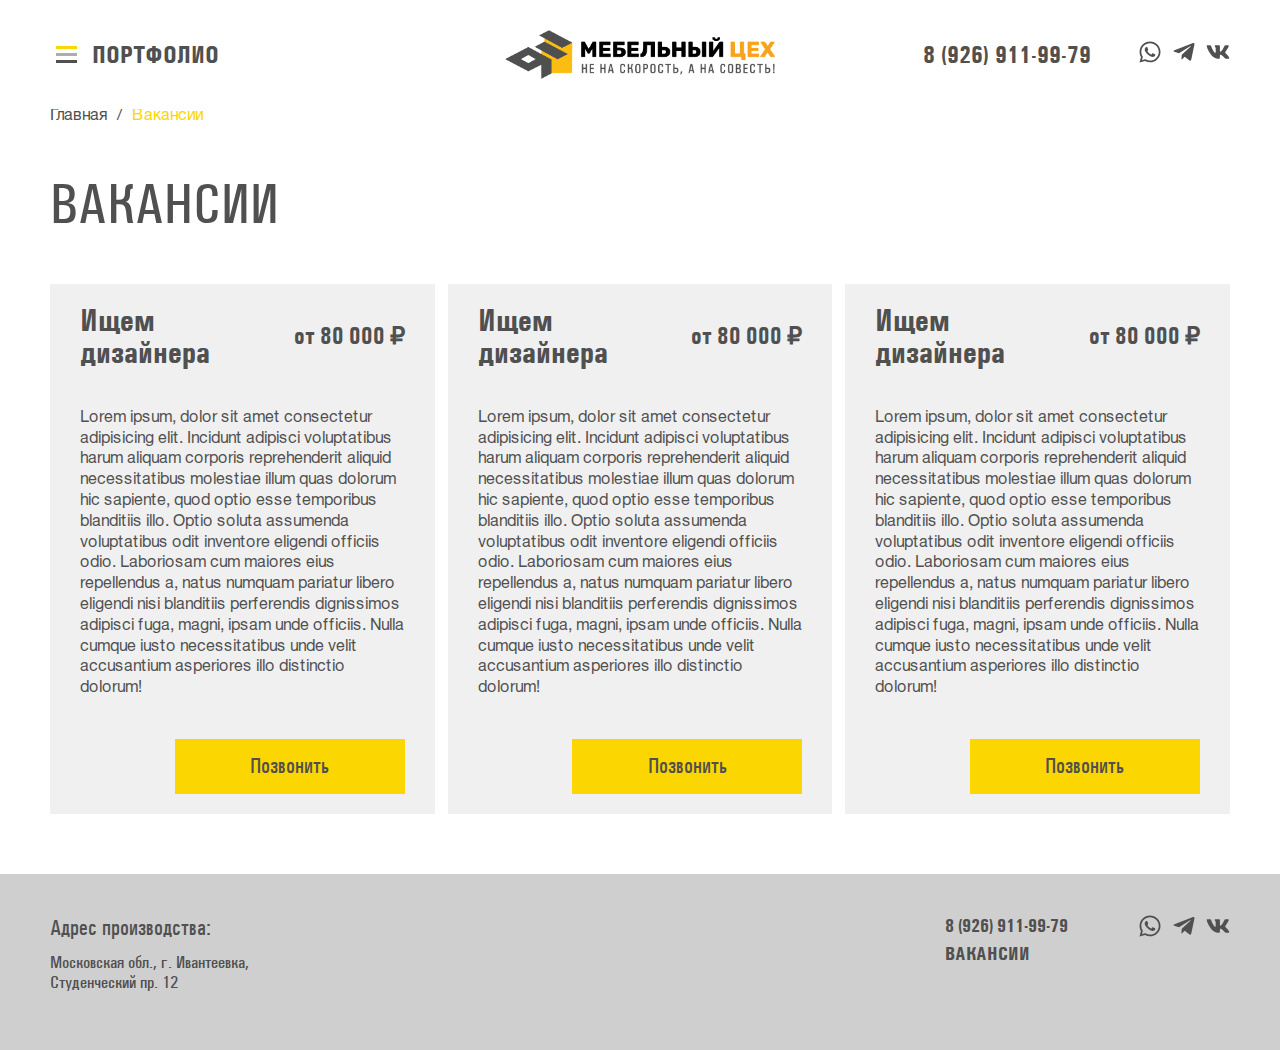
<file: jobs.html>
<!doctype html>
<html lang="ru">
<head>
    <meta charset="UTF-8">
    <meta name="viewport" content="width=device-width, initial-scale=1">
    <title>Document</title>
    <link rel="stylesheet" href="./assets/css/fonts.css">
    <link rel="stylesheet" href="./assets/css/index.css">
</head>
<body>
<div class="topbar">
    <div class="container topbar__inner">
        <div class="topbar__left">
            <div class="topbar__menu">
                <button class="hamburger">
                <span class="hamburger__icon">
                    <span class="hamburger__line"></span>
                    <span class="hamburger__line"></span>
                    <span class="hamburger__line"></span>
                </span>
                    <span class="hamburger__text">Портфолио</span>
                </button>
                <nav class="navigation topbar__navigation">
                    <a href="./portfolio-category.html" class="navigation__link">Кухни</a>
                    <a href="./portfolio-category.html" class="navigation__link">Шкафы</a>
                    <a href="./portfolio-category.html" class="navigation__link">Гардеробные</a>
                    <a href="./portfolio-category.html" class="navigation__link">Тумбы, консоли</a>
                    <a href="./portfolio-category.html" class="navigation__link">Детские</a>
                    <a href="./portfolio-category.html" class="navigation__link">Прихожие</a>
                    <a href="./portfolio-category.html" class="navigation__link">Бизнес мебель</a>
                    <a href="./portfolio-category.html" class="navigation__link">Перегородки</a>
                    <a href="./portfolio-category.html" class="navigation__link">Работа с камнем</a>
                    <a href="./designer.html" class="navigation__link">Дизайнерам</a>
                </nav>
            </div>
        </div>
        <div class="topbar__center">
            <a href="./" class="topbar__logo logo">
                <img src="./assets/images/logo.png" alt="" class="logo__image">
            </a>
        </div>
        <div class="topbar__right">
            <a href="tel:+79269119979" class="topbar__phone">8 (926) 911-99-79</a>
            <a href="tel:+79269119979" class="topbar__phone topbar__phone_mobile">
                <svg viewBox="0 0 25 25" fill="none" xmlns="http://www.w3.org/2000/svg">
                    <g clip-path="url(#clip0_12_2)">
                        <path d="M24.0918 1.20118L19.0137 0.0293061C18.4619 -0.097647 17.8955 0.190439 17.6709 0.708017L15.3272 6.17677C15.1221 6.65528 15.2588 7.21681 15.6641 7.54395L18.6231 9.96583C16.8653 13.7109 13.794 16.8262 9.97072 18.6182L7.54885 15.6592C7.21682 15.2539 6.66018 15.1172 6.18166 15.3223L0.712911 17.666C0.19045 17.8955 -0.0976359 18.4619 0.0293172 19.0137L1.20119 24.0918C1.32326 24.6191 1.79201 25 2.34377 25C14.8487 25 25 14.8682 25 2.34376C25 1.79688 24.624 1.32325 24.0918 1.20118Z" fill="black"/>
                    </g>
                    <defs>
                        <clipPath id="clip0_12_2">
                        <rect width="25" height="25" fill="white"/>
                    </clipPath>
                    </defs>
                </svg>
            </a>
            <div class="social-media topbar__social-media">
                <a href="#" class="social-media__link">
                    <svg class="social-media__icon" xmlns="http://www.w3.org/2000/svg" viewBox="0 0 25 25" fill="none">
                        <path d="M20.1611 4.74121C18.1152 2.69043 15.3906 1.5625 12.4951 1.5625C6.51855 1.5625 1.65527 6.42578 1.65527 12.4023C1.65527 14.3115 2.15332 16.1768 3.10059 17.8223L1.5625 23.4375L7.30957 21.9287C8.8916 22.793 10.6738 23.2471 12.4902 23.2471H12.4951C18.4668 23.2471 23.4375 18.3838 23.4375 12.4072C23.4375 9.51172 22.207 6.79199 20.1611 4.74121ZM12.4951 21.4209C10.874 21.4209 9.28711 20.9863 7.90527 20.166L7.57812 19.9707L4.16992 20.8643L5.07812 17.5391L4.86328 17.1973C3.95996 15.7617 3.48633 14.1064 3.48633 12.4023C3.48633 7.43652 7.5293 3.39355 12.5 3.39355C14.9072 3.39355 17.168 4.33105 18.8672 6.03516C20.5664 7.73926 21.6113 10 21.6064 12.4072C21.6064 17.3779 17.4609 21.4209 12.4951 21.4209ZM17.4365 14.6729C17.168 14.5361 15.835 13.8818 15.5859 13.7939C15.3369 13.7012 15.1563 13.6572 14.9756 13.9307C14.7949 14.2041 14.2773 14.8096 14.1162 14.9951C13.96 15.1758 13.7988 15.2002 13.5303 15.0635C11.9385 14.2676 10.8936 13.6426 9.84375 11.8408C9.56543 11.3623 10.1221 11.3965 10.6396 10.3613C10.7275 10.1807 10.6836 10.0244 10.6152 9.8877C10.5469 9.75098 10.0049 8.41797 9.78027 7.87598C9.56055 7.34863 9.33594 7.42188 9.16992 7.41211C9.01367 7.40234 8.83301 7.40234 8.65234 7.40234C8.47168 7.40234 8.17871 7.4707 7.92969 7.73926C7.68066 8.0127 6.98242 8.66699 6.98242 10C6.98242 11.333 7.9541 12.6221 8.08594 12.8027C8.22266 12.9834 9.99512 15.7178 12.7148 16.8945C14.4336 17.6367 15.1074 17.7002 15.9668 17.5732C16.4893 17.4951 17.5684 16.9189 17.793 16.2842C18.0176 15.6494 18.0176 15.1074 17.9492 14.9951C17.8857 14.873 17.7051 14.8047 17.4365 14.6729Z"
                              fill="#505050"/>
                    </svg>
                </a>
                <a href="#" class="social-media__link">
                    <svg class="social-media__icon" xmlns="http://www.w3.org/2000/svg" viewBox="0 0 25 25" fill="none">
                        <path d="M23.3742 4.81448L20.0734 20.3809C19.8244 21.4795 19.175 21.753 18.2521 21.2354L13.2228 17.5293L10.7961 19.8633C10.5275 20.1319 10.3029 20.3565 9.78534 20.3565L10.1467 15.2344L19.468 6.81155C19.8732 6.45022 19.3801 6.25003 18.8381 6.61136L7.31463 13.8672L2.35369 12.3145C1.27459 11.9776 1.25506 11.2354 2.5783 10.7178L21.9826 3.24222C22.881 2.9053 23.6672 3.44241 23.3742 4.81448Z"
                              fill="#505050"/>
                    </svg>
                </a>
                <a href="#" class="social-media__link">
                    <svg class="social-media__icon" xmlns="http://www.w3.org/2000/svg" viewBox="0 0 25 25" fill="none">
                        <path d="M23.6548 6.49738C23.8154 5.95485 23.6548 5.55554 22.8823 5.55554H20.3258C19.6748 5.55554 19.3753 5.89842 19.2147 6.28037C19.2147 6.28037 17.9127 9.45311 16.0724 11.5104C15.4778 12.105 15.2043 12.296 14.8788 12.296C14.7182 12.296 14.4708 12.105 14.4708 11.5625V6.49738C14.4708 5.84634 14.2885 5.55554 13.7503 5.55554H9.73123C9.32324 5.55554 9.08019 5.85936 9.08019 6.14148C9.08019 6.7578 10.0003 6.90103 10.0958 8.63714V12.4045C10.0958 13.2292 9.94824 13.3811 9.62272 13.3811C8.75467 13.3811 6.64529 10.1953 5.39529 6.54947C5.14355 5.842 4.89616 5.55554 4.24078 5.55554H1.68435C0.955187 5.55554 0.807617 5.89842 0.807617 6.28037C0.807617 6.95745 1.67567 10.3212 4.84842 14.7656C6.96213 17.7995 9.93956 19.4444 12.6479 19.4444C14.2755 19.4444 14.4752 19.0798 14.4752 18.4505C14.4752 15.5512 14.3276 15.2778 15.1436 15.2778C15.5212 15.2778 16.1722 15.4687 17.6913 16.9314C19.4274 18.6675 19.7139 19.4444 20.6861 19.4444H23.2425C23.9717 19.4444 24.3406 19.0798 24.1279 18.3594C23.6418 16.8446 20.3562 13.7283 20.2087 13.52C19.8311 13.0338 19.9396 12.8168 20.2087 12.3828C20.213 12.3785 23.3337 7.9861 23.6548 6.49738Z"
                              fill="#505050"/>
                    </svg>
                </a>
            </div>
        </div>
    </div>
</div>
<div class="page">
  <div class="page__content">
    <div class="container">
      <div class="breadcrumbs">
        <a href="./" class="breadcrumbs__link">Главная</a>
        <div class="breadcrumbs__sep">/</div>
        <p class="breadcrumbs__current">Вакансии</p>
        
      </div>
    </div>
    <section class="section">
      <div class="container section__inner">
        <h1 class="text-uppercase section__title text-big">Вакансии</h1>
      </div>
    </section>
    <section class="section">
        <div class="container section__inner">
            <div class="grid grid--job">
                <div class="grid__row">
                    <div class="grid__col grid__col--4">
                        <div class="job">
                            <div class="job__header">
                                <h2 class="job__title">Ищем дизайнера</h2>
                                <p class="job__coast">от <span>80 000 ₽</span></p>
                            </div>
                            <p class="job__description">
                                Lorem ipsum, dolor sit amet consectetur adipisicing elit. Incidunt adipisci voluptatibus harum aliquam corporis reprehenderit aliquid necessitatibus molestiae illum quas dolorum hic sapiente, quod optio esse temporibus blanditiis illo. Optio soluta assumenda voluptatibus odit inventore eligendi officiis odio. Laboriosam cum maiores eius repellendus a, natus numquam pariatur libero eligendi nisi blanditiis perferendis dignissimos adipisci fuga, magni, ipsam unde officiis. Nulla cumque iusto necessitatibus unde velit accusantium asperiores illo distinctio dolorum!
                            </p>
                            <div class="job__action">
                                <a href="tel:+79269119979" class="job__button">Позвонить</a>
                            </div>
                        </div>
                    </div>
                    <div class="grid__col grid__col--4">
                        <div class="job">
                            <div class="job__header">
                                <h2 class="job__title">Ищем дизайнера</h2>
                                <p class="job__coast">от <span>80 000 ₽</span></p>
                            </div>
                            <p class="job__description">
                                Lorem ipsum, dolor sit amet consectetur adipisicing elit. Incidunt adipisci voluptatibus harum aliquam corporis reprehenderit aliquid necessitatibus molestiae illum quas dolorum hic sapiente, quod optio esse temporibus blanditiis illo. Optio soluta assumenda voluptatibus odit inventore eligendi officiis odio. Laboriosam cum maiores eius repellendus a, natus numquam pariatur libero eligendi nisi blanditiis perferendis dignissimos adipisci fuga, magni, ipsam unde officiis. Nulla cumque iusto necessitatibus unde velit accusantium asperiores illo distinctio dolorum!
                            </p>
                            <div class="job__action">
                                <a href="tel:+79269119979" class="job__button">Позвонить</a>
                            </div>
                        </div>
                    </div>
                    <div class="grid__col grid__col--4">
                        <div class="job">
                            <div class="job__header">
                                <h2 class="job__title">Ищем дизайнера</h2>
                                <p class="job__coast">от <span>80 000 ₽</span></p>
                            </div>
                            <p class="job__description">
                                Lorem ipsum, dolor sit amet consectetur adipisicing elit. Incidunt adipisci voluptatibus harum aliquam corporis reprehenderit aliquid necessitatibus molestiae illum quas dolorum hic sapiente, quod optio esse temporibus blanditiis illo. Optio soluta assumenda voluptatibus odit inventore eligendi officiis odio. Laboriosam cum maiores eius repellendus a, natus numquam pariatur libero eligendi nisi blanditiis perferendis dignissimos adipisci fuga, magni, ipsam unde officiis. Nulla cumque iusto necessitatibus unde velit accusantium asperiores illo distinctio dolorum!
                            </p>
                            <div class="job__action">
                                <a href="tel:+79269119979" class="job__button">Позвонить</a>
                            </div>
                        </div>
                    </div>
                </div>
            </div>
        </div>
    </section>
  </div>
  
  <footer class="footer">
      <div class="container footer__inner">
          <div class="footer__left">
              <div class="info-box footer__info-box">
                  <p class="info-box__title">Адрес производства:</p>
                  <address class="info-box__content">
                      <p class="info-box__text">
                          Московская обл., г. Ивантеевка,
                          <br> Студенческий пр. 12
                      </p>
                  </address>
              </div>
          </div>
          <div class="footer__right">
              <nav class="footer__nav">
                  <a href="tel:+79269119979" class="footer__link footer__link_phone">8 (926) 911-99-79</a>
                  <a href="./jobs.html" class="footer__link">Вакансии</a>
              </nav>
              <div class="footer__social-media social-media">
                  <a href="#" class="social-media__link">
                      <svg class="social-media__icon" xmlns="http://www.w3.org/2000/svg" viewBox="0 0 25 25" fill="none">
                          <path d="M20.1611 4.74121C18.1152 2.69043 15.3906 1.5625 12.4951 1.5625C6.51855 1.5625 1.65527 6.42578 1.65527 12.4023C1.65527 14.3115 2.15332 16.1768 3.10059 17.8223L1.5625 23.4375L7.30957 21.9287C8.8916 22.793 10.6738 23.2471 12.4902 23.2471H12.4951C18.4668 23.2471 23.4375 18.3838 23.4375 12.4072C23.4375 9.51172 22.207 6.79199 20.1611 4.74121ZM12.4951 21.4209C10.874 21.4209 9.28711 20.9863 7.90527 20.166L7.57812 19.9707L4.16992 20.8643L5.07812 17.5391L4.86328 17.1973C3.95996 15.7617 3.48633 14.1064 3.48633 12.4023C3.48633 7.43652 7.5293 3.39355 12.5 3.39355C14.9072 3.39355 17.168 4.33105 18.8672 6.03516C20.5664 7.73926 21.6113 10 21.6064 12.4072C21.6064 17.3779 17.4609 21.4209 12.4951 21.4209ZM17.4365 14.6729C17.168 14.5361 15.835 13.8818 15.5859 13.7939C15.3369 13.7012 15.1563 13.6572 14.9756 13.9307C14.7949 14.2041 14.2773 14.8096 14.1162 14.9951C13.96 15.1758 13.7988 15.2002 13.5303 15.0635C11.9385 14.2676 10.8936 13.6426 9.84375 11.8408C9.56543 11.3623 10.1221 11.3965 10.6396 10.3613C10.7275 10.1807 10.6836 10.0244 10.6152 9.8877C10.5469 9.75098 10.0049 8.41797 9.78027 7.87598C9.56055 7.34863 9.33594 7.42188 9.16992 7.41211C9.01367 7.40234 8.83301 7.40234 8.65234 7.40234C8.47168 7.40234 8.17871 7.4707 7.92969 7.73926C7.68066 8.0127 6.98242 8.66699 6.98242 10C6.98242 11.333 7.9541 12.6221 8.08594 12.8027C8.22266 12.9834 9.99512 15.7178 12.7148 16.8945C14.4336 17.6367 15.1074 17.7002 15.9668 17.5732C16.4893 17.4951 17.5684 16.9189 17.793 16.2842C18.0176 15.6494 18.0176 15.1074 17.9492 14.9951C17.8857 14.873 17.7051 14.8047 17.4365 14.6729Z"
                                fill="#505050"/>
                      </svg>
                  </a>
                  <a href="#" class="social-media__link">
                      <svg class="social-media__icon" xmlns="http://www.w3.org/2000/svg" viewBox="0 0 25 25" fill="none">
                          <path d="M23.3742 4.81448L20.0734 20.3809C19.8244 21.4795 19.175 21.753 18.2521 21.2354L13.2228 17.5293L10.7961 19.8633C10.5275 20.1319 10.3029 20.3565 9.78534 20.3565L10.1467 15.2344L19.468 6.81155C19.8732 6.45022 19.3801 6.25003 18.8381 6.61136L7.31463 13.8672L2.35369 12.3145C1.27459 11.9776 1.25506 11.2354 2.5783 10.7178L21.9826 3.24222C22.881 2.9053 23.6672 3.44241 23.3742 4.81448Z"
                                fill="#505050"/>
                      </svg>
                  </a>
                  <a href="#" class="social-media__link">
                      <svg class="social-media__icon" xmlns="http://www.w3.org/2000/svg" viewBox="0 0 25 25" fill="none">
                          <path d="M23.6548 6.49738C23.8154 5.95485 23.6548 5.55554 22.8823 5.55554H20.3258C19.6748 5.55554 19.3753 5.89842 19.2147 6.28037C19.2147 6.28037 17.9127 9.45311 16.0724 11.5104C15.4778 12.105 15.2043 12.296 14.8788 12.296C14.7182 12.296 14.4708 12.105 14.4708 11.5625V6.49738C14.4708 5.84634 14.2885 5.55554 13.7503 5.55554H9.73123C9.32324 5.55554 9.08019 5.85936 9.08019 6.14148C9.08019 6.7578 10.0003 6.90103 10.0958 8.63714V12.4045C10.0958 13.2292 9.94824 13.3811 9.62272 13.3811C8.75467 13.3811 6.64529 10.1953 5.39529 6.54947C5.14355 5.842 4.89616 5.55554 4.24078 5.55554H1.68435C0.955187 5.55554 0.807617 5.89842 0.807617 6.28037C0.807617 6.95745 1.67567 10.3212 4.84842 14.7656C6.96213 17.7995 9.93956 19.4444 12.6479 19.4444C14.2755 19.4444 14.4752 19.0798 14.4752 18.4505C14.4752 15.5512 14.3276 15.2778 15.1436 15.2778C15.5212 15.2778 16.1722 15.4687 17.6913 16.9314C19.4274 18.6675 19.7139 19.4444 20.6861 19.4444H23.2425C23.9717 19.4444 24.3406 19.0798 24.1279 18.3594C23.6418 16.8446 20.3562 13.7283 20.2087 13.52C19.8311 13.0338 19.9396 12.8168 20.2087 12.3828C20.213 12.3785 23.3337 7.9861 23.6548 6.49738Z"
                                fill="#505050"/>
                      </svg>
                  </a>
              </div>
          </div>
      </div>
  </footer>
</div>

<script src="https://api-maps.yandex.ru/2.1/?apikey=433e38b1-b19e-477b-8d5f-f50135a3eae0&lang=ru_RU"></script>
<script src="./assets/scripts/index.js"></script>

</body>
</html>
</file>
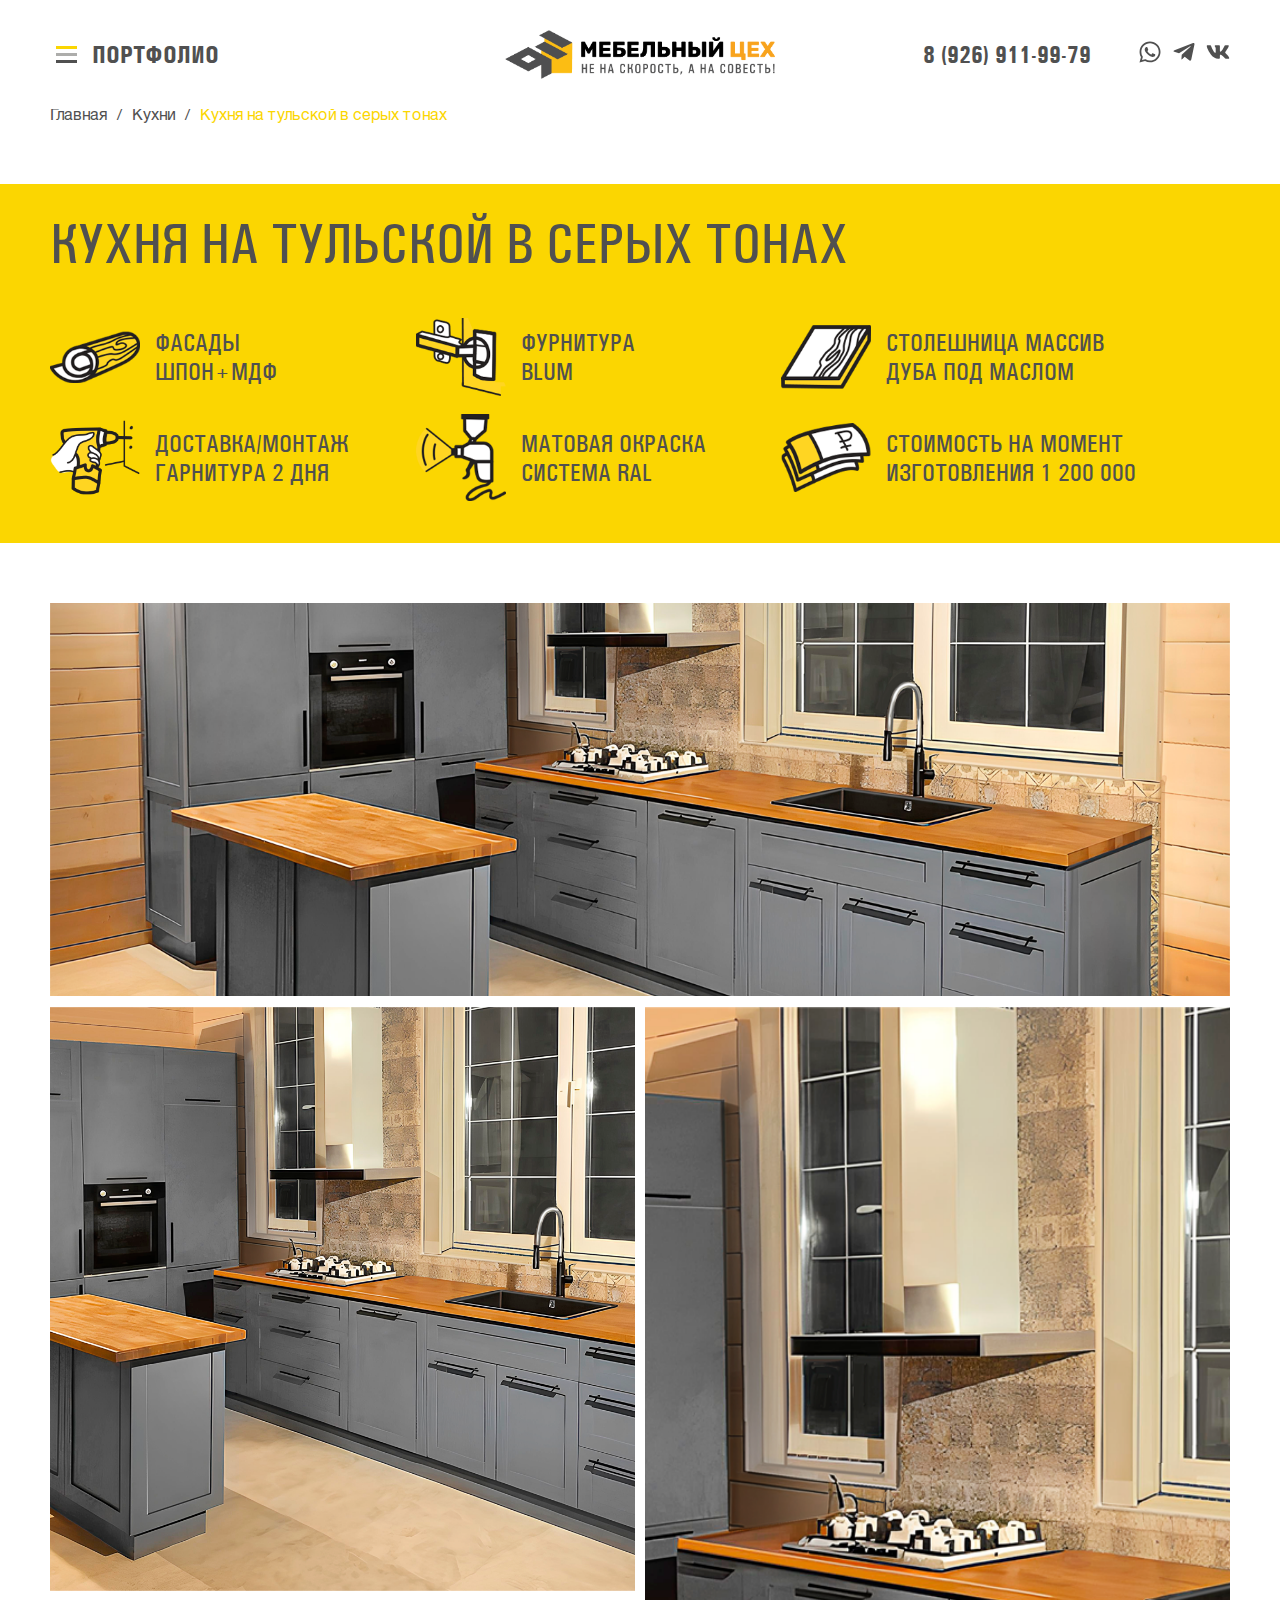
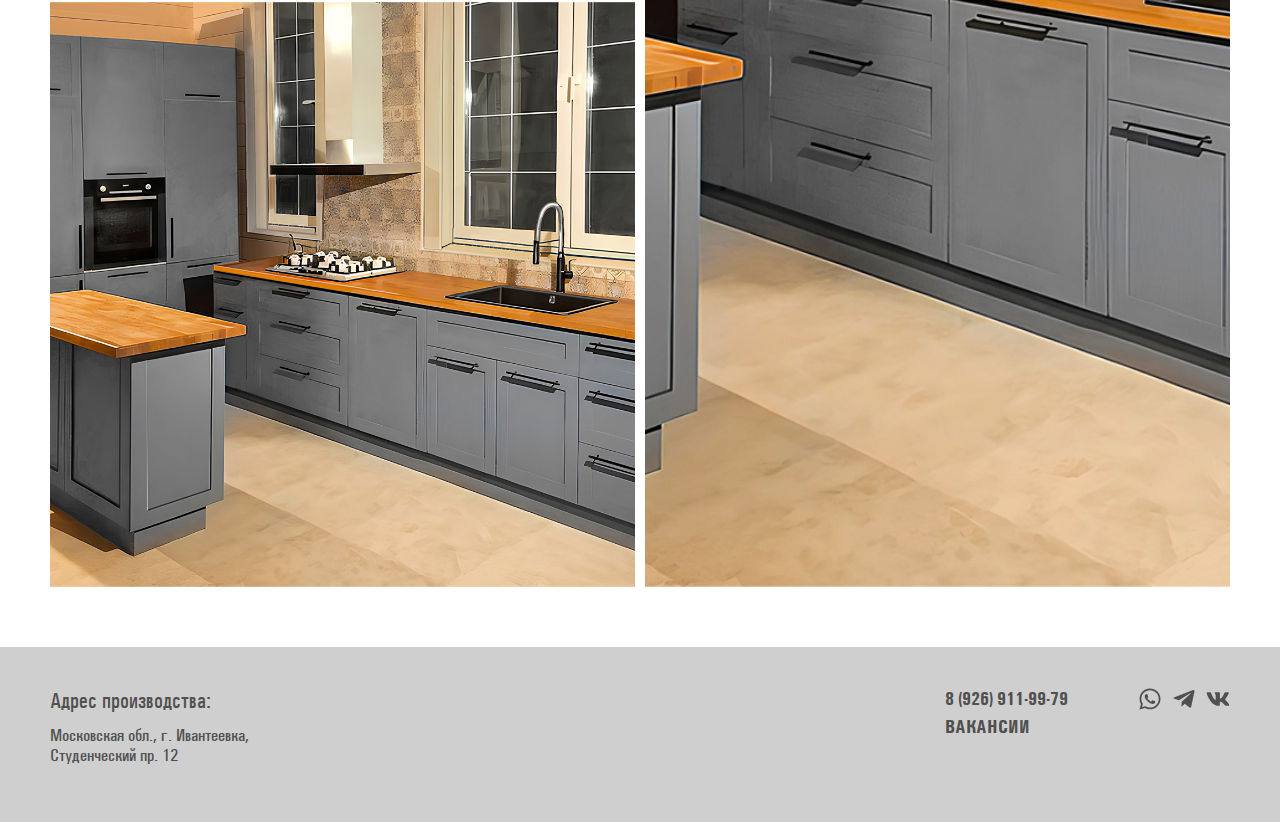
<file: portfolio-item.html>
<!DOCTYPE html>
<html lang="ru">
  <head>
    <meta charset="UTF-8" />
    <meta name="viewport" content="width=device-width, initial-scale=1" />
    <title>Document</title>
    <script src="https://cdn.jsdelivr.net/npm/@fancyapps/ui@5.0/dist/fancybox/fancybox.umd.js"></script>
    <link
      rel="stylesheet"
      href="https://cdn.jsdelivr.net/npm/@fancyapps/ui@5.0/dist/fancybox/fancybox.css"
    />
    <link rel="stylesheet" href="./assets/css/fonts.css" />
    <link rel="stylesheet" href="./assets/css/index.css" />
  </head>
  <body>
    <div class="topbar">
      <div class="container topbar__inner">
        <div class="topbar__left">
          <div class="topbar__menu">
            <button class="hamburger">
              <span class="hamburger__icon">
                <span class="hamburger__line"></span>
                <span class="hamburger__line"></span>
                <span class="hamburger__line"></span>
              </span>
              <span class="hamburger__text">Портфолио</span>
            </button>
            <nav class="navigation topbar__navigation">
              <a href="#" class="navigation__link">Кухни</a>
              <a href="#" class="navigation__link">Шкафы</a>
              <a href="#" class="navigation__link navigation__link_is_active"
                >Гардеробные</a
              >
              <a href="#" class="navigation__link">Тумбы, консоли</a>
              <a href="#" class="navigation__link">Детские</a>
              <a href="#" class="navigation__link">Прихожие</a>
              <a href="#" class="navigation__link">Бизнес мебель</a>
              <a href="#" class="navigation__link">Перегородки</a>
              <a href="#" class="navigation__link">Работа с камнем</a>
              <a href="#" class="navigation__link">Дизайнерам</a>
            </nav>
          </div>
        </div>
        <div class="topbar__center">
          <a href="./" class="topbar__logo logo">
            <img src="./assets/images/logo.png" alt="" class="logo__image" />
          </a>
        </div>
        <div class="topbar__right">
          <a href="tel:+79269119979" class="topbar__phone">8 (926) 911-99-79</a>
          <a href="tel:+79269119979" class="topbar__phone topbar__phone_mobile">
            <svg
              viewBox="0 0 25 25"
              fill="none"
              xmlns="http://www.w3.org/2000/svg"
            >
              <g clip-path="url(#clip0_12_2)">
                <path
                  d="M24.0918 1.20118L19.0137 0.0293061C18.4619 -0.097647 17.8955 0.190439 17.6709 0.708017L15.3272 6.17677C15.1221 6.65528 15.2588 7.21681 15.6641 7.54395L18.6231 9.96583C16.8653 13.7109 13.794 16.8262 9.97072 18.6182L7.54885 15.6592C7.21682 15.2539 6.66018 15.1172 6.18166 15.3223L0.712911 17.666C0.19045 17.8955 -0.0976359 18.4619 0.0293172 19.0137L1.20119 24.0918C1.32326 24.6191 1.79201 25 2.34377 25C14.8487 25 25 14.8682 25 2.34376C25 1.79688 24.624 1.32325 24.0918 1.20118Z"
                  fill="black"
                />
              </g>
              <defs>
                <clipPath id="clip0_12_2">
                  <rect width="25" height="25" fill="white" />
                </clipPath>
              </defs>
            </svg>
          </a>
          <div class="social-media topbar__social-media">
            <a href="#" class="social-media__link">
              <svg
                class="social-media__icon"
                xmlns="http://www.w3.org/2000/svg"
                viewBox="0 0 25 25"
                fill="none"
              >
                <path
                  d="M20.1611 4.74121C18.1152 2.69043 15.3906 1.5625 12.4951 1.5625C6.51855 1.5625 1.65527 6.42578 1.65527 12.4023C1.65527 14.3115 2.15332 16.1768 3.10059 17.8223L1.5625 23.4375L7.30957 21.9287C8.8916 22.793 10.6738 23.2471 12.4902 23.2471H12.4951C18.4668 23.2471 23.4375 18.3838 23.4375 12.4072C23.4375 9.51172 22.207 6.79199 20.1611 4.74121ZM12.4951 21.4209C10.874 21.4209 9.28711 20.9863 7.90527 20.166L7.57812 19.9707L4.16992 20.8643L5.07812 17.5391L4.86328 17.1973C3.95996 15.7617 3.48633 14.1064 3.48633 12.4023C3.48633 7.43652 7.5293 3.39355 12.5 3.39355C14.9072 3.39355 17.168 4.33105 18.8672 6.03516C20.5664 7.73926 21.6113 10 21.6064 12.4072C21.6064 17.3779 17.4609 21.4209 12.4951 21.4209ZM17.4365 14.6729C17.168 14.5361 15.835 13.8818 15.5859 13.7939C15.3369 13.7012 15.1563 13.6572 14.9756 13.9307C14.7949 14.2041 14.2773 14.8096 14.1162 14.9951C13.96 15.1758 13.7988 15.2002 13.5303 15.0635C11.9385 14.2676 10.8936 13.6426 9.84375 11.8408C9.56543 11.3623 10.1221 11.3965 10.6396 10.3613C10.7275 10.1807 10.6836 10.0244 10.6152 9.8877C10.5469 9.75098 10.0049 8.41797 9.78027 7.87598C9.56055 7.34863 9.33594 7.42188 9.16992 7.41211C9.01367 7.40234 8.83301 7.40234 8.65234 7.40234C8.47168 7.40234 8.17871 7.4707 7.92969 7.73926C7.68066 8.0127 6.98242 8.66699 6.98242 10C6.98242 11.333 7.9541 12.6221 8.08594 12.8027C8.22266 12.9834 9.99512 15.7178 12.7148 16.8945C14.4336 17.6367 15.1074 17.7002 15.9668 17.5732C16.4893 17.4951 17.5684 16.9189 17.793 16.2842C18.0176 15.6494 18.0176 15.1074 17.9492 14.9951C17.8857 14.873 17.7051 14.8047 17.4365 14.6729Z"
                  fill="#505050"
                />
              </svg>
            </a>
            <a href="#" class="social-media__link">
              <svg
                class="social-media__icon"
                xmlns="http://www.w3.org/2000/svg"
                viewBox="0 0 25 25"
                fill="none"
              >
                <path
                  d="M23.3742 4.81448L20.0734 20.3809C19.8244 21.4795 19.175 21.753 18.2521 21.2354L13.2228 17.5293L10.7961 19.8633C10.5275 20.1319 10.3029 20.3565 9.78534 20.3565L10.1467 15.2344L19.468 6.81155C19.8732 6.45022 19.3801 6.25003 18.8381 6.61136L7.31463 13.8672L2.35369 12.3145C1.27459 11.9776 1.25506 11.2354 2.5783 10.7178L21.9826 3.24222C22.881 2.9053 23.6672 3.44241 23.3742 4.81448Z"
                  fill="#505050"
                />
              </svg>
            </a>
            <a href="#" class="social-media__link">
              <svg
                class="social-media__icon"
                xmlns="http://www.w3.org/2000/svg"
                viewBox="0 0 25 25"
                fill="none"
              >
                <path
                  d="M23.6548 6.49738C23.8154 5.95485 23.6548 5.55554 22.8823 5.55554H20.3258C19.6748 5.55554 19.3753 5.89842 19.2147 6.28037C19.2147 6.28037 17.9127 9.45311 16.0724 11.5104C15.4778 12.105 15.2043 12.296 14.8788 12.296C14.7182 12.296 14.4708 12.105 14.4708 11.5625V6.49738C14.4708 5.84634 14.2885 5.55554 13.7503 5.55554H9.73123C9.32324 5.55554 9.08019 5.85936 9.08019 6.14148C9.08019 6.7578 10.0003 6.90103 10.0958 8.63714V12.4045C10.0958 13.2292 9.94824 13.3811 9.62272 13.3811C8.75467 13.3811 6.64529 10.1953 5.39529 6.54947C5.14355 5.842 4.89616 5.55554 4.24078 5.55554H1.68435C0.955187 5.55554 0.807617 5.89842 0.807617 6.28037C0.807617 6.95745 1.67567 10.3212 4.84842 14.7656C6.96213 17.7995 9.93956 19.4444 12.6479 19.4444C14.2755 19.4444 14.4752 19.0798 14.4752 18.4505C14.4752 15.5512 14.3276 15.2778 15.1436 15.2778C15.5212 15.2778 16.1722 15.4687 17.6913 16.9314C19.4274 18.6675 19.7139 19.4444 20.6861 19.4444H23.2425C23.9717 19.4444 24.3406 19.0798 24.1279 18.3594C23.6418 16.8446 20.3562 13.7283 20.2087 13.52C19.8311 13.0338 19.9396 12.8168 20.2087 12.3828C20.213 12.3785 23.3337 7.9861 23.6548 6.49738Z"
                  fill="#505050"
                />
              </svg>
            </a>
          </div>
        </div>
      </div>
    </div>
    <div class="page">
      <div class="page__content">
        <div class="container">
          <div class="breadcrumbs">
            <a href="./" class="breadcrumbs__link">Главная</a>
            <div class="breadcrumbs__sep">/</div>
            <a href="./portfolio-category.html" class="breadcrumbs__link"
              >Кухни</a
            >
            <div class="breadcrumbs__sep">/</div>
            <p class="breadcrumbs__current">Кухня на тульской в серых тонах</p>
          </div>
        </div>
        <section class="section">
          <div class="container section__inner"></div>
        </section>
        <section class="section section_p_0 section_bg_primary">
          <div class="container section__inner">
            <div class="grid sub-category">
              <div class="grid__row">
                <div
                  class="grid__col grid__col--8 grid__col--xl-12 sub-categories__grid"
                >
                  <div class="grid">
                    <div class="grid__row">
                      <div class="grid__col grid__col--12">
                        <h1 class="text-uppercase section__title text-big mt-0">
                          Кухня на тульской в серых тонах
                        </h1>
                      </div>
                      <div
                        class="grid__col grid__col--4 grid__col--md-6 grid__col--sm-12"
                      >
                        <a href="#" class="sub-category">
                          <img
                            src="./assets/images/icons/Layer 49.png"
                            alt=""
                            class="sub-category__icon"
                          />
                          <span class="sub-category__title"
                            >Фасады<br />Шпон+МДФ
                          </span>
                        </a>
                      </div>
                      <div
                        class="grid__col grid__col--4 grid__col--md-6 grid__col--sm-12"
                      >
                        <a href="#" class="sub-category">
                          <img
                            src="./assets/images/icons/Layer 55.png"
                            alt=""
                            class="sub-category__icon"
                          />
                          <span class="sub-category__title"
                            >фурнитура<br />blum</span
                          >
                        </a>
                      </div>
                      <div
                        class="grid__col grid__col--4 grid__col--md-6 grid__col--sm-12"
                      >
                        <a href="#" class="sub-category">
                          <img
                            src="./assets/images/icons/Layer 52.png"
                            alt=""
                            class="sub-category__icon"
                          />
                          <span class="sub-category__title"
                            >столешница массив <br />
                            дуба под маслом</span
                          >
                        </a>
                      </div>
                      <div
                        class="grid__col grid__col--4 grid__col--md-6 grid__col--sm-12"
                      >
                        <a href="#" class="sub-category">
                          <img
                            src="./assets/images/icons/Layer 57.png"
                            alt=""
                            class="sub-category__icon"
                          />
                          <span class="sub-category__title">
                            доставка/монтаж <br />
                            гарнитура 2 дня
                          </span>
                        </a>
                      </div>
                      <div
                        class="grid__col grid__col--4 grid__col--md-6 grid__col--sm-12"
                      >
                        <a href="#" class="sub-category">
                          <img
                            src="./assets/images/icons/Layer 51.png"
                            alt=""
                            class="sub-category__icon"
                          />
                          <span class="sub-category__title">
                            матовая окраска <br />
                            система ral
                          </span>
                        </a>
                      </div>
                      <div
                        class="grid__col grid__col--4 grid__col--md-6 grid__col--sm-12"
                      >
                        <a href="#" class="sub-category">
                          <img
                            src="./assets/images/icons/Layer 53.png"
                            alt=""
                            class="sub-category__icon"
                          />
                          <span class="sub-category__title"
                            >стоимость на момент<br />изготовления 1 200 000
                          </span>
                        </a>
                      </div>
                    </div>
                  </div>
                </div>
                <div class="grid__col grid__col--4 hidden-xl">
                  <img
                    src="./assets/images/512_kuhni.jpg"
                    alt=""
                    class="sub-categories__image"
                  />
                </div>
              </div>
            </div>
          </div>
        </section>

        <section class="section">
          <div class="container section__inner">
            <div class="grid">
              <div class="grid__row">
                <div class="grid__col grid__col--12">
                  <a
                    href="./assets/images/Layer 44.png"
                    data-fancybox="gallery"
                    data-caption="Кухня на тульской в серых тонах"
                    class="portfolio-category"
                  >
                    <img
                      class="portfolio-category__image"
                      style="aspect-ratio: 3/1"
                      src="./assets/images/Layer 44.png"
                      alt=""
                    />
                  </a>
                </div>
              </div>
              <div class="grid__row">
                <div class="grid__col grid__col--6">
                  <div class="grid">
                    <div class="grid__row">
                      <div class="grid__col grid__col--12">
                        <a
                          href="./assets/images/Layer 44.png"
                          data-fancybox="gallery"
                          data-caption="Кухня на тульской в серых тонах"
                          class="portfolio-category"
                        >
                          <img
                            class="portfolio-category__image"
                            style="aspect-ratio: 1/1"
                            src="./assets/images/Layer 44.png"
                            alt=""
                          />
                        </a>
                      </div>
                      <div class="grid__col grid__col--12">
                        <a
                          href="./assets/images/Layer 44.png"
                          data-fancybox="gallery"
                          data-caption="Кухня на тульской в серых тонах"
                          class="portfolio-category"
                        >
                          <img
                            class="portfolio-category__image"
                            style="aspect-ratio: 1/1"
                            src="./assets/images/Layer 44.png"
                            alt=""
                          />
                        </a>
                      </div>
                    </div>
                  </div>
                </div>
                <div class="grid__col grid__col--6">
                  <a
                    href="./assets/images/Layer 44.png"
                    data-fancybox="gallery"
                    data-caption="Кухня на тульской в серых тонах"
                    class="portfolio-category"
                  >
                    <img
                      class="portfolio-category__image"
                      style="aspect-ratio: 1/2.018"
                      src="./assets/images/Layer 44.png"
                      alt=""
                    />
                  </a>
                </div>
              </div>
            </div>
          </div>
        </section>
      </div>

      <footer class="footer">
        <div class="container footer__inner">
          <div class="footer__left">
            <div class="info-box footer__info-box">
              <p class="info-box__title">Адрес производства:</p>
              <address class="info-box__content">
                <p class="info-box__text">
                  Московская обл., г. Ивантеевка,
                  <br />
                  Студенческий пр. 12
                </p>
              </address>
            </div>
          </div>
          <div class="footer__right">
            <nav class="footer__nav">
              <a href="tel:+79269119979" class="footer__link footer__link_phone"
                >8 (926) 911-99-79</a
              >
              <a href="./jobs.html" class="footer__link">Вакансии</a>
            </nav>
            <div class="footer__social-media social-media">
              <a href="#" class="social-media__link">
                <svg
                  class="social-media__icon"
                  xmlns="http://www.w3.org/2000/svg"
                  viewBox="0 0 25 25"
                  fill="none"
                >
                  <path
                    d="M20.1611 4.74121C18.1152 2.69043 15.3906 1.5625 12.4951 1.5625C6.51855 1.5625 1.65527 6.42578 1.65527 12.4023C1.65527 14.3115 2.15332 16.1768 3.10059 17.8223L1.5625 23.4375L7.30957 21.9287C8.8916 22.793 10.6738 23.2471 12.4902 23.2471H12.4951C18.4668 23.2471 23.4375 18.3838 23.4375 12.4072C23.4375 9.51172 22.207 6.79199 20.1611 4.74121ZM12.4951 21.4209C10.874 21.4209 9.28711 20.9863 7.90527 20.166L7.57812 19.9707L4.16992 20.8643L5.07812 17.5391L4.86328 17.1973C3.95996 15.7617 3.48633 14.1064 3.48633 12.4023C3.48633 7.43652 7.5293 3.39355 12.5 3.39355C14.9072 3.39355 17.168 4.33105 18.8672 6.03516C20.5664 7.73926 21.6113 10 21.6064 12.4072C21.6064 17.3779 17.4609 21.4209 12.4951 21.4209ZM17.4365 14.6729C17.168 14.5361 15.835 13.8818 15.5859 13.7939C15.3369 13.7012 15.1563 13.6572 14.9756 13.9307C14.7949 14.2041 14.2773 14.8096 14.1162 14.9951C13.96 15.1758 13.7988 15.2002 13.5303 15.0635C11.9385 14.2676 10.8936 13.6426 9.84375 11.8408C9.56543 11.3623 10.1221 11.3965 10.6396 10.3613C10.7275 10.1807 10.6836 10.0244 10.6152 9.8877C10.5469 9.75098 10.0049 8.41797 9.78027 7.87598C9.56055 7.34863 9.33594 7.42188 9.16992 7.41211C9.01367 7.40234 8.83301 7.40234 8.65234 7.40234C8.47168 7.40234 8.17871 7.4707 7.92969 7.73926C7.68066 8.0127 6.98242 8.66699 6.98242 10C6.98242 11.333 7.9541 12.6221 8.08594 12.8027C8.22266 12.9834 9.99512 15.7178 12.7148 16.8945C14.4336 17.6367 15.1074 17.7002 15.9668 17.5732C16.4893 17.4951 17.5684 16.9189 17.793 16.2842C18.0176 15.6494 18.0176 15.1074 17.9492 14.9951C17.8857 14.873 17.7051 14.8047 17.4365 14.6729Z"
                    fill="#505050"
                  />
                </svg>
              </a>
              <a href="#" class="social-media__link">
                <svg
                  class="social-media__icon"
                  xmlns="http://www.w3.org/2000/svg"
                  viewBox="0 0 25 25"
                  fill="none"
                >
                  <path
                    d="M23.3742 4.81448L20.0734 20.3809C19.8244 21.4795 19.175 21.753 18.2521 21.2354L13.2228 17.5293L10.7961 19.8633C10.5275 20.1319 10.3029 20.3565 9.78534 20.3565L10.1467 15.2344L19.468 6.81155C19.8732 6.45022 19.3801 6.25003 18.8381 6.61136L7.31463 13.8672L2.35369 12.3145C1.27459 11.9776 1.25506 11.2354 2.5783 10.7178L21.9826 3.24222C22.881 2.9053 23.6672 3.44241 23.3742 4.81448Z"
                    fill="#505050"
                  />
                </svg>
              </a>
              <a href="#" class="social-media__link">
                <svg
                  class="social-media__icon"
                  xmlns="http://www.w3.org/2000/svg"
                  viewBox="0 0 25 25"
                  fill="none"
                >
                  <path
                    d="M23.6548 6.49738C23.8154 5.95485 23.6548 5.55554 22.8823 5.55554H20.3258C19.6748 5.55554 19.3753 5.89842 19.2147 6.28037C19.2147 6.28037 17.9127 9.45311 16.0724 11.5104C15.4778 12.105 15.2043 12.296 14.8788 12.296C14.7182 12.296 14.4708 12.105 14.4708 11.5625V6.49738C14.4708 5.84634 14.2885 5.55554 13.7503 5.55554H9.73123C9.32324 5.55554 9.08019 5.85936 9.08019 6.14148C9.08019 6.7578 10.0003 6.90103 10.0958 8.63714V12.4045C10.0958 13.2292 9.94824 13.3811 9.62272 13.3811C8.75467 13.3811 6.64529 10.1953 5.39529 6.54947C5.14355 5.842 4.89616 5.55554 4.24078 5.55554H1.68435C0.955187 5.55554 0.807617 5.89842 0.807617 6.28037C0.807617 6.95745 1.67567 10.3212 4.84842 14.7656C6.96213 17.7995 9.93956 19.4444 12.6479 19.4444C14.2755 19.4444 14.4752 19.0798 14.4752 18.4505C14.4752 15.5512 14.3276 15.2778 15.1436 15.2778C15.5212 15.2778 16.1722 15.4687 17.6913 16.9314C19.4274 18.6675 19.7139 19.4444 20.6861 19.4444H23.2425C23.9717 19.4444 24.3406 19.0798 24.1279 18.3594C23.6418 16.8446 20.3562 13.7283 20.2087 13.52C19.8311 13.0338 19.9396 12.8168 20.2087 12.3828C20.213 12.3785 23.3337 7.9861 23.6548 6.49738Z"
                    fill="#505050"
                  />
                </svg>
              </a>
            </div>
          </div>
        </div>
      </footer>
    </div>

    <script src="https://api-maps.yandex.ru/2.1/?apikey=433e38b1-b19e-477b-8d5f-f50135a3eae0&lang=ru_RU"></script>

    <script>
      Fancybox.bind("[data-fancybox]", {});
    </script>
    <script src="./assets/scripts/index.js"></script>
  </body>
</html>
</file>
<file: assets/css/fonts.css>
@import url('https://fonts.googleapis.com/css2?family=Rubik:wght@700&display=swap');

@font-face {
    font-family: 'HelveticaNeueCyr';
    src: url('../fonts/HelveticaNeueCyr-Roman.eot');
    src: local('HelveticaNeueCyr-Roman'),
        url('../fonts/HelveticaNeueCyr-Roman.eot?#iefix') format('embedded-opentype'),
        url('../fonts/HelveticaNeueCyr-Roman.woff2') format('woff2'),
        url('../fonts/HelveticaNeueCyr-Roman.woff') format('woff'),
        url('../fonts/HelveticaNeueCyr-Roman.ttf') format('truetype'),
        url('../fonts/HelveticaNeueCyr-Roman.svg#HelveticaNeueCyr-Roman') format('svg');
    font-weight: normal;
    font-style: normal;
}

@font-face {
    font-family: 'HelveticaNeueCyr';
    src: url('../fonts/HelveticaNeueCyr-Black.eot');
    src: local('HelveticaNeueCyr-Black'),
        url('../fonts/HelveticaNeueCyr-Black.eot?#iefix') format('embedded-opentype'),
        url('../fonts/HelveticaNeueCyr-Black.woff2') format('woff2'),
        url('../fonts/HelveticaNeueCyr-Black.woff') format('woff'),
        url('../fonts/HelveticaNeueCyr-Black.ttf') format('truetype'),
        url('../fonts/HelveticaNeueCyr-Black.svg#HelveticaNeueCyr-Black') format('svg');
    font-weight: 900;
    font-style: normal;
}

@font-face {
    font-family: 'HelveticaNeueCyr';
    src: url('../fonts/HelveticaNeueCyr-Thin.eot');
    src: local('HelveticaNeueCyr-Thin'),
        url('../fonts/HelveticaNeueCyr-Thin.eot?#iefix') format('embedded-opentype'),
        url('../fonts/HelveticaNeueCyr-Thin.woff2') format('woff2'),
        url('../fonts/HelveticaNeueCyr-Thin.woff') format('woff'),
        url('../fonts/HelveticaNeueCyr-Thin.ttf') format('truetype'),
        url('../fonts/HelveticaNeueCyr-Thin.svg#HelveticaNeueCyr-Thin') format('svg');
    font-weight: 100;
    font-style: normal;
}

@font-face {
    font-family: 'HelveticaNeueCyr';
    src: url('../fonts/HelveticaNeueCyr-UltraLightItalic.eot');
    src: local('HelveticaNeueCyr-UltraLightItalic'),
        url('../fonts/HelveticaNeueCyr-UltraLightItalic.eot?#iefix') format('embedded-opentype'),
        url('../fonts/HelveticaNeueCyr-UltraLightItalic.woff2') format('woff2'),
        url('../fonts/HelveticaNeueCyr-UltraLightItalic.woff') format('woff'),
        url('../fonts/HelveticaNeueCyr-UltraLightItalic.ttf') format('truetype'),
        url('../fonts/HelveticaNeueCyr-UltraLightItalic.svg#HelveticaNeueCyr-UltraLightItalic') format('svg');
    font-weight: 200;
    font-style: italic;
}

@font-face {
    font-family: 'HelveticaNeueCyr';
    src: url('../fonts/HelveticaNeueCyr-UltraLight.eot');
    src: local('HelveticaNeueCyr-UltraLight'),
        url('../fonts/HelveticaNeueCyr-UltraLight.eot?#iefix') format('embedded-opentype'),
        url('../fonts/HelveticaNeueCyr-UltraLight.woff2') format('woff2'),
        url('../fonts/HelveticaNeueCyr-UltraLight.woff') format('woff'),
        url('../fonts/HelveticaNeueCyr-UltraLight.ttf') format('truetype'),
        url('../fonts/HelveticaNeueCyr-UltraLight.svg#HelveticaNeueCyr-UltraLight') format('svg');
    font-weight: 200;
    font-style: normal;
}

@font-face {
    font-family: 'Univers Condensed';
    src: url('../fonts/UniversCondensed-Bold.eot');
    src: local('Univers Condensed Bold'), local('UniversCondensed-Bold'),
        url('../fonts/UniversCondensed-Bold.eot?#iefix') format('embedded-opentype'),
        url('../fonts/UniversCondensed-Bold.woff2') format('woff2'),
        url('../fonts/UniversCondensed-Bold.woff') format('woff'),
        url('../fonts/UniversCondensed-Bold.ttf') format('truetype'),
        url('../fonts/UniversCondensed-Bold.svg#UniversCondensed-Bold') format('svg');
    font-weight: bold;
    font-style: normal;
}

@font-face {
    font-family: 'Univers Condensed';
    src: url('../fonts/UniversCondensed-Medium.eot');
    src: local('Univers Condensed Medium'), local('UniversCondensed-Medium'),
        url('../fonts/UniversCondensed-Medium.eot?#iefix') format('embedded-opentype'),
        url('../fonts/UniversCondensed-Medium.woff2') format('woff2'),
        url('../fonts/UniversCondensed-Medium.woff') format('woff'),
        url('../fonts/UniversCondensed-Medium.ttf') format('truetype'),
        url('../fonts/UniversCondensed-Medium.svg#UniversCondensed-Medium') format('svg');
    font-weight: 500;
    font-style: normal;
}

@font-face {
    font-family: 'Univers Condensed';
    src: url('../fonts/UniversCondensed-MediumItalic.eot');
    src: local('Univers Condensed Medium Italic'), local('UniversCondensed-MediumItalic'),
        url('../fonts/UniversCondensed-MediumItalic.eot?#iefix') format('embedded-opentype'),
        url('../fonts/UniversCondensed-MediumItalic.woff2') format('woff2'),
        url('../fonts/UniversCondensed-MediumItalic.woff') format('woff'),
        url('../fonts/UniversCondensed-MediumItalic.ttf') format('truetype'),
        url('../fonts/UniversCondensed-MediumItalic.svg#UniversCondensed-MediumItalic') format('svg');
    font-weight: 500;
    font-style: italic;
}
</file>
<file: assets/css/index.css>
@import url("./grid.css");
@import url("./utils.css");

:root {
  --primary-color: #fbd601;
  --orange-color: #f1b900;
  --text-main-color: #505050;

  --container-width: 1920px;
  --container-padding: 50px;
}

*,
*:after,
*:before {
  box-sizing: border-box;
}

html {
  font-family: "HelveticaNeueCyr", sans-serif;
  color: var(--text-main-color);
}

body {
  margin: 0;
}

video {
  width: 100%;
}

a {
  color: var(--text-main-color);
  transition: color 0.3s;
}

a:hover {
  color: var(--primary-color);
  transition: color 0.3s;
}

.container {
  max-width: var(--container-width);
  margin: 0 auto;
  padding-inline: var(--container-padding);
  width: 100%;
  height: 100%;
}

#filters {
  margin: 30px 0 !important;
  display: flex;
  align-items: center;
  justify-content: center;
  gap: 20px;
  flex-wrap: wrap;
}

.filter {
  border: none;
  display: flex;
  gap: 10px;
  background-color: transparent;
  cursor: pointer;
  align-items: center;
}

.filter__text {
  font-family: "Univers Condensed", sans-serif;
  text-transform: uppercase;
  font-weight: 400;
  font-size: 20px;
}

.filter__color {
  display: block;
  height: 15px;
  width: 15px;
  background-color: var(--filter-color);
  border-radius: 50%;
}

.topbar {
  background-color: #fff;
  padding-block: 30px;
  position: sticky;
  top: 0;
  z-index: 1000;
}

.topbar__inner {
  display: grid;
  grid-template-columns: repeat(3, 1fr);
}

.topbar__left,
.topbar__center,
.topbar__right {
  display: flex;
  align-items: center;
  gap: clamp(20px, 3.646vw, 70px);
}

.topbar__center {
  justify-content: center;
}

.topbar__right {
  justify-content: end;
}

.topbar__menu {
  position: relative;
}

.topbar__navigation {
  content-visibility: hidden;
  pointer-events: none;
  position: absolute;
  inset-block-start: 40px;
  left: 43px;
  opacity: 0;
  transition: opacity 0.3s;
}

.navigation {
  width: 200px;
}

.navigation__link {
  display: block;
  font-size: 18px;
  text-decoration: none;
  padding-inline: 20px;
  padding-block: 10px;
  font-weight: 500;
  font-family: "Univers Condensed", sans-serif;
  border: 2px solid #8e8e8e;
}

.navigation__link_is_active {
  border-color: var(--primary-color);
}

.navigation__link_is_prev {
  border-bottom-color: var(--primary-color);
}

.navigation__link:not(:first-child) {
  border-top: none;
}

.topbar__navigation_is_active {
  content-visibility: visible;
  pointer-events: inherit;
  opacity: 1;
  transition: opacity 0.3s;

  background-color: #fff;
}

.topbar__logo {
  max-width: 270px;
  width: 100%;
}

.topbar__phone {
  font-family: "Univers Condensed", sans-serif;
  color: var(--text-main-color);
  text-transform: uppercase;
  font-weight: 700;
  font-size: 25px;
  text-decoration: none;
}

.topbar__social-media {
  --social-media-size: 24px;
  --social-media-gap: 10px;
  --social-media-color: var(--text-main-color);
  --social-media-hover-color: var(--primary-color);
}

.logo {
  display: block;
  width: 100%;
  height: 100%;
}

.logo__image {
  width: 100%;
  display: block;
}

.hamburger {
  border: none;
  background-color: transparent;
  font-family: "Univers Condensed", sans-serif;
  color: var(--text-main-color);
  text-transform: uppercase;
  font-weight: 700;
  font-size: 25px;
  display: flex;
  align-items: center;
  gap: 15px;
  cursor: pointer;
}

.hamburger__icon {
  height: 23px;
  width: 21px;
  display: flex;
  flex-direction: column;
  justify-content: center;
  gap: 4px;
}

.hamburger__line {
  height: 3px;
  width: 100%;
}

.hamburger__line:first-child {
  background-color: var(--primary-color);
  transform: translateY(0);
  transition: transform 0.3s;
}

.hamburger__line:last-child {
  background-color: var(--text-main-color);
  transform: translateY(0);
  transition: transform 0.3s;
}

.hamburger__line:nth-child(2) {
  background-color: #adadab;
}

.hamburger:hover .hamburger__line:first-child {
  transform: translateY(2px);
  transition: transform 0.3s;
}

.hamburger:hover .hamburger__line:last-child {
  transform: translateY(-2px);
  transition: transform 0.3s;
}

.social-media {
  display: flex;
  align-items: center;
  gap: var(--social-media-gap);
}

.social-media__link {
  display: block;
  width: var(--social-media-size);
}

.social-media__icon path {
  transition: fill 0.3s;
  fill: var(--social-media-color);
}

.social-media__link:hover .social-media__icon path {
  transition: fill 0.3s;
  fill: var(--social-media-hover-color);
}

.page {
  display: flex;
  flex-direction: column;
  min-height: calc(100vh - 109px);
}

.page__content {
  flex: 1;
}

.breadcrumbs {
  display: flex;
  flex-wrap: wrap;
  align-items: center;
  gap: 10px;
}

.breadcrumbs__link {
  text-decoration: none;
}

.breadcrumbs__current {
  color: var(--primary-color);
  margin: 0;
}

.section {
  margin-top: 60px;
  margin-bottom: 60px;
}

.section_bg_primary {
  padding-top: 120px;
  padding-bottom: 120px;

  background-color: var(--primary-color);
}

.section__title {
  font-size: 2.3rem;
  font-family: "Univers Condensed", sans-serif;
  line-height: 2.5rem;
  font-weight: 400;
}

.section__text {
  font-size: 1.3rem;
  font-weight: 500;
  text-indent: 1.3rem;
  line-height: 1.5rem;

  columns: 2;
  margin-bottom: 2%;
}

.section__text p {
  margin-top: 0;
}

.portfolio {
  display: grid;
  grid-template-columns: repeat(3, 1fr);
  gap: 40px;
}

.portfolio__item {
  margin: 0;
  position: relative;
}

.portfolio__image-link {
  display: flex;
  align-items: center;
  justify-content: center;
  overflow: hidden;
  aspect-ratio: 1/1;
  width: 100%;
}

.portfolio__image {
  width: 100%;
  aspect-ratio: 1 / 1;
  object-fit: 100%;
  object-position: center;
  transition: transform 0.7s;
  position: relative;
}

.portfolio__item:hover .portfolio__image {
  transform: scale(1.1);
  transition: transform 0.7s;
  z-index: 1;
}

.portfolio__content {
  padding-block-start: 15px;
  text-align: center;
}

.portfolio__title {
  font-size: 1.3rem;
  text-decoration: none;
  color: var(--text-main-color);
  text-transform: uppercase;
  font-family: "Univers Condensed", sans-serif;
  font-weight: 700;
  position: relative;
  z-index: 1;
  transition: color 0.5s;
}

.portfolio__item:hover .portfolio__title {
  color: #f8a31d;
  transition: color 0.5s;
}

.portfolio__link::after {
  content: "";
  display: block;
  position: absolute;
  inset: 0;
  z-index: 0;
}

.text-center {
  text-align: center;
}

.text-uppercase {
  text-transform: uppercase;
}

.text-bold {
  font-weight: 700;
}

.text-block {
  display: block;
}

.text-hidden {
  display: none;
}

.text-black {
  color: black;
}

.text-primary {
  color: #f8a31d;
}

.text-rubik {
  font-family: "Rubik", sans-serif;
}

.text-supper {
  font-size: 32px;
  margin: 0 auto;
  max-width: 500px;
}

.text-big {
  font-size: 3.5rem;
}

.map-area {
}

.map-area__inner {
}

.map-area__map {
  min-height: 70dvh;
}

.footer {
  padding-block: 40px;
  background-color: #cfcfcf;
}

.footer__inner {
  display: grid;
  grid-template-columns: repeat(2, 1fr);
}

.hint {
  width: 280px;
  padding: 10px;
  display: flex;
  flex-direction: column;
  gap: 10px;
}

.hint__image {
  width: 100%;
}

.hint__text {
  margin: 0;
  font-size: 18px;
  text-align: left;
  font-family: "Univers Condensed", sans-serif;
}

.hint__address {
  margin: 0;
  font-size: 12px;
  text-align: left;
  text-wrap: wrap;
  color: #8d8d8d;
}

.info-box {
}

.info-box__title {
  font-family: "Univers Condensed", sans-serif;
  font-size: 1.4rem;
  margin-top: 0;
  margin-bottom: 0.7rem;
}

.info-box__content {
  font-style: normal;
  font-weight: 400;
}

.info-box__text {
  margin-top: 0;
  font-family: "Univers Condensed", sans-serif;
  font-size: 1.1rem;
}

.footer__right {
  display: flex;
  justify-content: flex-end;
  align-items: flex-start;
  gap: 70px;
}

.footer__nav {
  display: flex;
  flex-direction: column;
  gap: 5px;
}

.footer__link {
  font-family: "Univers Condensed", sans-serif;
  font-size: 1.2rem;
  font-weight: 700;
  text-transform: uppercase;
  text-decoration: none;
}

.footer__link_phone {
}

.section_p_0 {
  padding: 0 !important;
  margin-top: 0;
}

.footer__social-media {
  --social-media-size: 24px;
  --social-media-gap: 10px;
  --social-media-color: var(--text-main-color);
  --social-media-hover-color: var(--primary-color);
}

.sub-categories {
  display: grid;
  grid-template-columns: 3fr 1fr;
  gap: 20px;
}

.sub-categories__grid {
  padding-block: 40px;
}

.sub-categories__item {
  display: flex;
  align-items: center;
}

.sub-category {
  display: flex;
  align-items: center;
  gap: 15px;
  text-decoration: none;
  font-family: "Univers Condensed", sans-serif;
  font-size: 25px;
  text-transform: uppercase;
}

.sub-categories__media {
  aspect-ratio: 1/1;
}

.sub-categories__image {
  width: 100%;
  object-fit: cover;
  object-position: center;
  aspect-ratio: 1/1;
  display: block;
}

.sub-category:hover {
  color: var(--text-main-color);
}

.mt-0 {
  margin-top: 0;
}

.sub-category__icon {
  height: 90px;
  width: 90px;
  object-fit: contain;
  object-position: center;
}

.partners .swiper-slide {
  aspect-ratio: 1 / 1;
  display: flex;
  align-items: center;
  justify-content: center;
}

.partners__img {
  width: 80%;
  filter: grayscale(1);
  transition: 0.4s;
}

.partners__img:hover {
  filter: grayscale(0);
  transition: 0.4s;
}

.category-header {
  padding-block-start: 40px;
  padding-block-end: 20px;
}

.category-header__inner {
  display: flex;
  gap: 40px;
  align-items: center;
}

.search {
  height: 50px;
  display: flex;
}

.search__input {
  border: 2px solid var(--primary-color);
  border-radius: none;
  padding: 10px 15px;
  outline: none;

  font-size: 16px;
}

.search__button {
  height: 50px;
  width: 50px;
  border: none;
  background-color: var(--primary-color);

  * {
    stroke: #fff !important;
  }
}

.portfolio-category {
  display: block;
  position: relative;
}

.portfolio-category__image {
  display: block;
  width: 100%;
  height: 100%;
  object-fit: cover;
  object-position: center;
}

.portfolio-category__description {
  inset: 0;
  display: flex;
  align-items: center;
  padding-block: 20px;
  padding-inline: 20px;
  position: absolute;
  justify-content: center;
  text-align: center;
  transition: opacity 0.5s;
  opacity: 0;
  color: #505050;
}

.portfolio-category:hover .portfolio-category__description {
  background-color: #fbd501db;
  transition: opacity 0.5s;
  opacity: 1;
  text-transform: uppercase;
}

.portfolio-category__title {
  font-size: 24px;
  font-weight: 700;
  font-family: "Univers Condensed";
  color: #505050;
  max-width: 250px;
}

.job {
  padding-block: 20px;
  padding-inline: 30px;
  background-color: #f0f0f0;
}

.job__header {
  display: flex;
  align-items: center;
  justify-content: space-between;
}

.job__title {
  margin: 0;
  font-weight: 700;
  font-family: "Univers Condensed", sans-serif;
  font-size: 32px;
  max-width: 210px;
  line-height: 1;
}

.job__coast {
  font-weight: 700;
  font-family: "Univers Condensed", sans-serif;
  font-size: 24px;
  margin: 0;
}

.job__action {
  display: flex;
  justify-content: end;
}

.job__button {
  height: 55px;
  min-width: 230px;
  border: none;
  background-color: var(--primary-color);
  cursor: pointer;
  font-size: 22px;
  font-family: "Univers Condensed", sans-serif;
  font-weight: 500;
  transition: 0.3s;
  display: inline-flex;
  align-items: center;
  justify-content: center;
  text-decoration: none;
  color: var(--text-main-color);
}

.job__button:hover {
  transition: 0.3s;
  background-color: var(--orange-color);
  color: var(--text-main-color);
}

.job__description {
  margin: 40px 0;
  line-height: 1.3;
}

.design-text p {
  font-size: 22px;
  line-height: 1.5;
  margin-top: 0;
}

@media all and (max-width: 1180px) {
  .topbar__right {
    gap: 15px;
  }
  .hamburger__text,
  .topbar__phone {
    font-size: 16px;
  }
  .sub-categories {
    grid-template-columns: repeat(1, 1fr);
  }
  .sub-categories__media {
    display: none;
  }
}

@media all and (max-width: 960px) {
  .topbar__social-media {
    display: none;
  }

  .text-big {
    font-size: 34px;
  }

  .section__title {
    font-size: 28px;
  }
}

.topbar__phone_mobile {
  display: none;
}

@media all and (max-width: 768px) {
  .topbar__social-media {
    display: none;
  }

  .section {
    margin-top: 40px;
    margin-bottom: 40px;
  }

  .section_bg_primary {
    padding-top: 60px;
    padding-bottom: 60px;
  }

  .section__text {
    columns: 1;
  }

  .container {
    padding-left: 30px;
    padding-right: 30px;
  }

  .topbar__inner {
    grid-template-columns: 1fr 3fr 1fr;
    gap: 20px;
  }

  .topbar__phone:not(.topbar__phone_mobile) {
    display: none;
  }

  .topbar__phone_mobile {
    display: block;
    height: 23px;
    width: 23px;
  }

  .topbar__phone_mobile path {
    fill: var(--text-main-color);
  }

  .hamburger__text {
    display: none;
  }

  .portfolio {
    grid-gap: 20px;
  }

  .map-area__map {
    height: calc(100dvh - 92px - 88px);
  }

  .topbar__navigation {
    left: 0;
  }
}

@media all and (max-width: 590px) {
  .portfolio {
    grid-template-columns: 1fr;
  }

  .footer__inner {
    display: grid;
    grid-template-columns: repeat(1, 1fr);
  }

  .footer__right {
    flex-direction: column;
    gap: 20px;
  }

  .text-supper {
    font-size: 23px;
    margin: 0 auto;
    max-width: 500px;
  }

  .sub-categories__item {
    align-items: center;
    justify-content: center;
  }

  .sub-category {
    display: flex;
    align-items: center;
    justify-content: center;
    text-align: center;
    flex-direction: column;
  }
}

@media all and (max-width: 460px) {
  .section__title {
    font-size: 18px;
    line-height: 24px;
  }

  .text-big {
    font-size: 28px;
  }

  .section__text {
    font-size: 14px;
    line-height: 16px;
  }
}

.box {
  margin-bottom: 60px;
}

.box__title {
  font-size: clamp(32px, 4vw, 72px);
  font-weight: bold;
  font-family: "Univers Condensed";
  line-height: 1;
  text-decoration: underline;
  text-decoration-line: 3px;
  text-transform: uppercase;
  margin-top: 0;
  text-decoration-color: var(--primary-color);
  margin-bottom: 0.7em;
}

.box__text {
  font-size: 26px;
}

.box__text_max-width {
  max-width: 600px;
}

.img,
.image {
  display: block;
  width: 100%;
}

.box__number {
  aspect-ratio: 1/1;
  width: 100%;
  max-width: 190px;
  border-radius: 50%;
  display: flex;
  align-items: center;
  justify-content: center;
  background-color: var(--primary-color);
  font-size: clamp(32px, 4vw, 72px);
  font-weight: bold;
  font-family: "Univers Condensed";
  letter-spacing: clamp(-12px, -1vw, -3px);
  padding-right: 16px;
  margin: 0 auto;
}

.designers h2:nth-child(1) {
  font-size: clamp(32px, 4vw, 48px);
}

.designers h2:last-child {
  font-size: clamp(32px, 4vw, 72px);
  margin-bottom: 0;
  margin-bottom: 0.6em;
}

.designers p {
  font-size: clamp(16px, 4vw, 28px);
  max-width: 80%;
}
</file>
